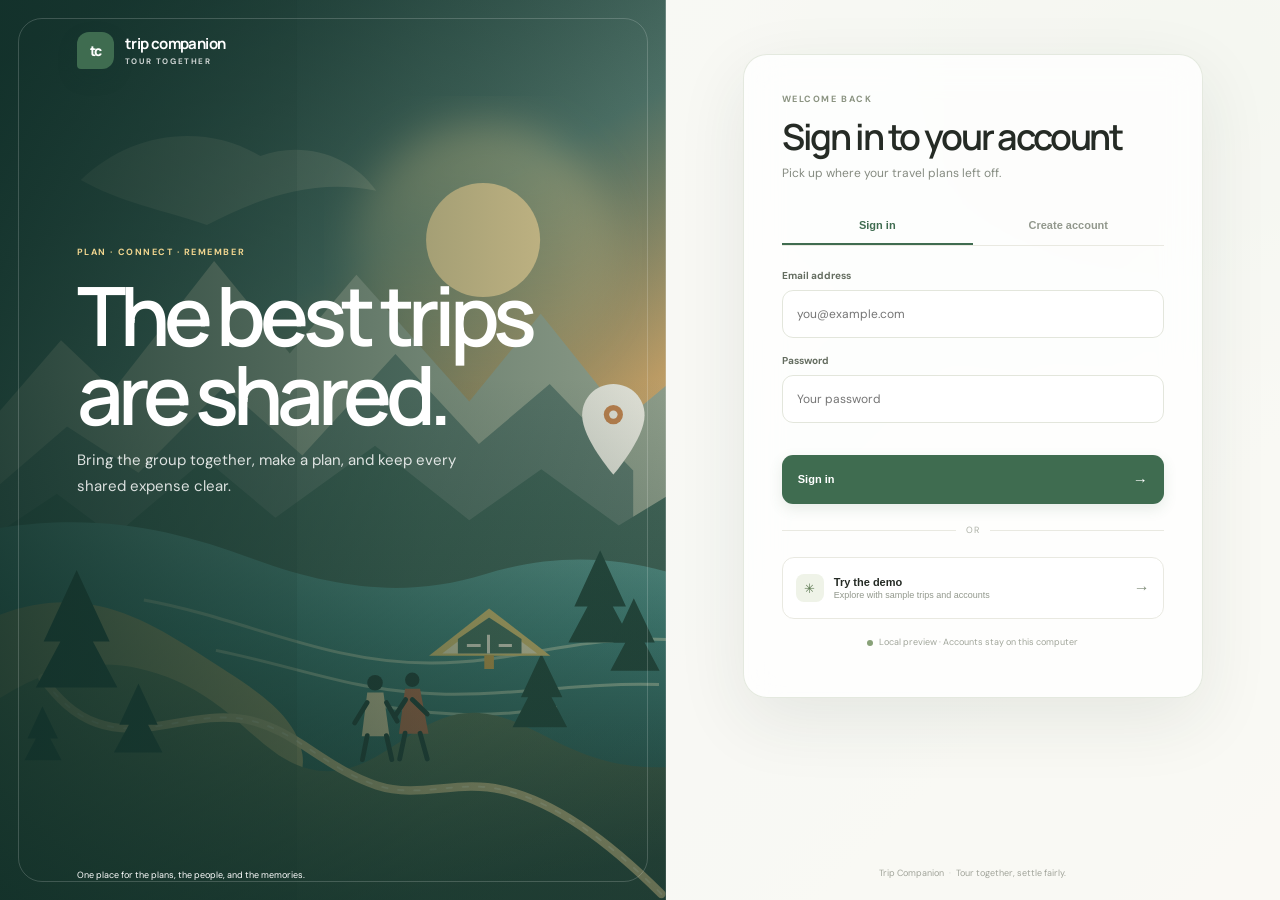
<file: login.html>
<!doctype html>
<html lang="en">
<head>
  <meta charset="utf-8"><meta name="viewport" content="width=device-width,initial-scale=1">
  <meta name="theme-color" content="#faf9f5"><title>Sign in · Trip Companion</title>
  <link rel="stylesheet" href="auth.css">
  <link rel="stylesheet" href="motion.css">
</head>
<body>
  <main class="auth-shell">
    <section class="auth-art">
      <a class="auth-brand" href="/login.html"><span class="brand-mark">tc</span><span>trip companion<small>TOUR TOGETHER</small></span></a>
      <div class="art-copy"><span class="eyebrow">PLAN · CONNECT · REMEMBER</span><h1>The best trips<br>are shared.</h1><p>Bring the group together, make a plan, and keep every shared expense clear.</p></div>
      <div class="landscape"><span class="sun"></span><span class="ridge ridge-back"></span><span class="ridge ridge-front"></span><span class="pin">•</span></div>
      <div class="art-caption">One place for the plans, the people, and the memories.</div>
    </section>
    <section class="auth-side">
      <div class="auth-card">
        <div class="eyebrow" id="formEyebrow">WELCOME BACK</div><h2 id="formTitle">Sign in to your account</h2><p class="auth-intro" id="formIntro">Pick up where your travel plans left off.</p>
        <div class="auth-tabs" id="authTabs"><button class="auth-tab active" type="button" data-mode="login">Sign in</button><button class="auth-tab" type="button" data-mode="signup">Create account</button></div>
        <form id="loginForm" class="auth-form">
          <label>Email address<input name="email" type="email" autocomplete="email" required placeholder="you@example.com"></label>
          <label>Password<input name="password" type="password" autocomplete="current-password" required placeholder="Your password"><button type="button" class="auth-link forgot-link hidden" id="forgotLink">Forgot password?</button></label>
          <div class="auth-error" id="loginError" role="alert"></div>
          <button class="auth-submit" type="submit">Sign in <span>→</span></button>
        </form>
        <form id="signupForm" class="auth-form hidden">
          <label>Your name<input name="name" type="text" autocomplete="name" minlength="2" maxlength="70" required placeholder="How should we call you?"></label>
          <label>Email address<input name="email" type="email" autocomplete="email" maxlength="254" required placeholder="you@example.com"></label>
          <label>Password<input name="password" type="password" autocomplete="new-password" minlength="10" required placeholder="At least 10 characters"></label>
          <div class="auth-error" id="signupError" role="alert"></div>
          <button class="auth-submit" type="submit">Create my account <span>→</span></button>
        </form>
        <form id="forgotForm" class="auth-form hidden">
          <label>Email address<input name="email" type="email" autocomplete="email" required placeholder="you@example.com"></label>
          <div class="auth-error" id="forgotError" role="alert"></div>
          <div class="reset-result hidden" id="resetResult" role="status"></div>
          <button class="auth-submit" type="submit">Create reset link <span>→</span></button>
          <button class="auth-link back-to-login" type="button" id="backToLogin">← Back to sign in</button>
        </form>
        <div class="divider"><span>OR</span></div>
        <button type="button" class="demo-button" id="demoButton"><span class="demo-icon">✳</span><span><b>Try the demo</b><small>Explore with sample trips and accounts</small></span><span class="demo-arrow">→</span></button>
        <p class="local-note"><i></i> Local preview · Accounts stay on this computer</p>
      </div>
      <footer>Trip Companion <span>·</span> Tour together, settle fairly.</footer>
    </section>
  </main>
  <script src="auth.js"></script>
</body>
</html>
</file>
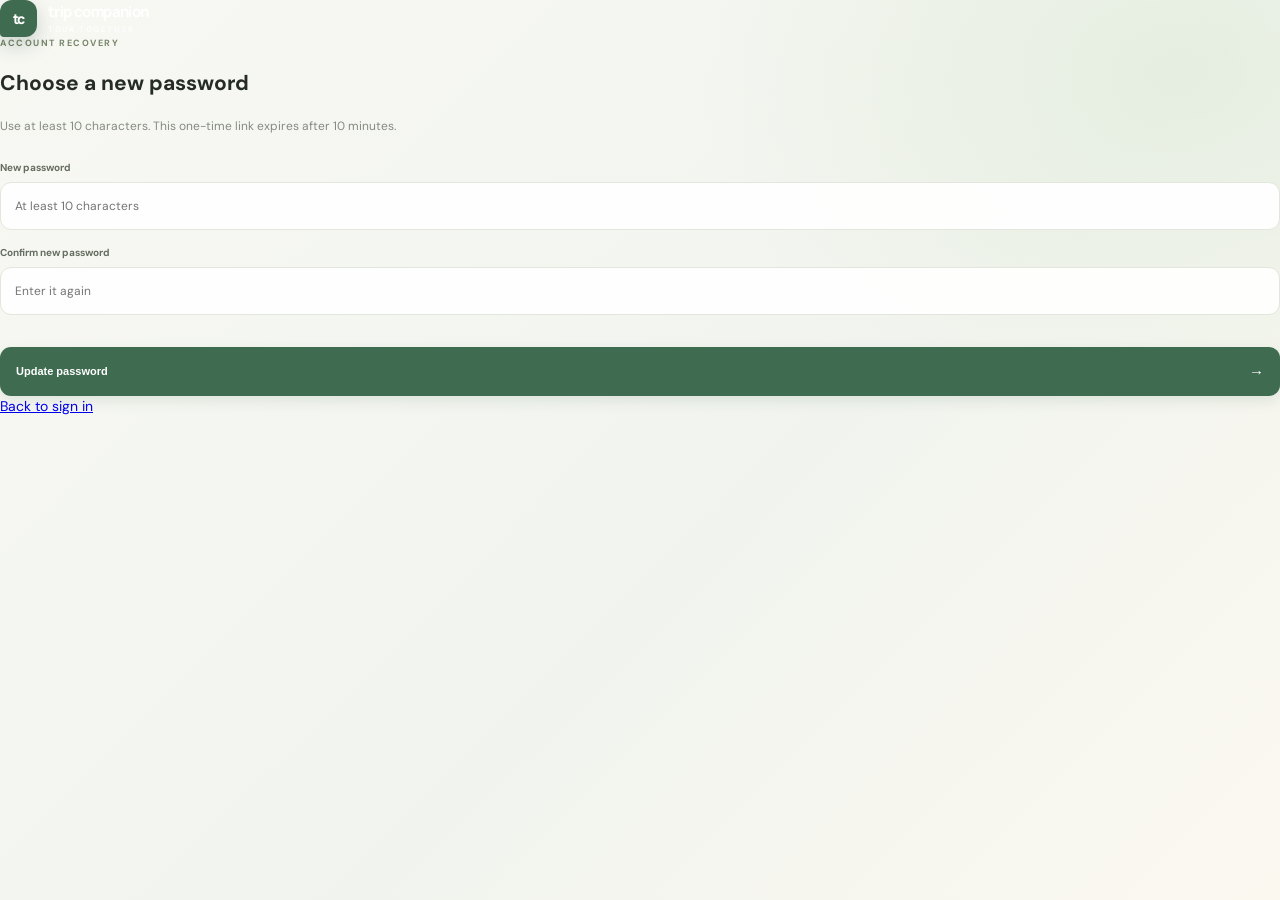
<file: reset-password.html>
<!doctype html>
<html lang="en">
<head>
  <meta charset="utf-8"><meta name="viewport" content="width=device-width,initial-scale=1">
  <meta name="theme-color" content="#faf9f5"><title>Reset password · Trip Companion</title>
  <link rel="stylesheet" href="auth.css">
  <link rel="stylesheet" href="motion.css">
</head>
<body>
  <main class="reset-shell">
    <a class="auth-brand" href="/login.html"><span class="brand-mark">tc</span><span>trip companion<small>TOUR TOGETHER</small></span></a>
    <section class="reset-card">
      <div class="eyebrow">ACCOUNT RECOVERY</div><h1>Choose a new password</h1>
      <p class="auth-intro">Use at least 10 characters. This one-time link expires after 10 minutes.</p>
      <form id="resetForm" class="auth-form">
        <label>New password<input name="password" type="password" autocomplete="new-password" minlength="10" required placeholder="At least 10 characters"></label>
        <label>Confirm new password<input name="confirmPassword" type="password" autocomplete="new-password" minlength="10" required placeholder="Enter it again"></label>
        <div class="auth-error" id="resetError" role="alert"></div>
        <button class="auth-submit" type="submit">Update password <span>→</span></button>
      </form>
      <a class="auth-link" href="/login.html">Back to sign in</a>
    </section>
  </main>
  <script src="reset-password.js"></script>
</body>
</html>
</file>
<file: auth.css>
@import url('https://fonts.googleapis.com/css2?family=DM+Sans:wght@400;500;600;700&family=Manrope:wght@400;500;600;700;800&display=swap');
:root{--green:#3f6c50;--green-dark:#31583f;--ink:#252b25;--muted:#858b81;--line:#e9e9e1;--paper:#faf9f5}*{box-sizing:border-box}body{margin:0;background:var(--paper);color:var(--ink);font:14px/1.5 'DM Sans',Arial,sans-serif}.auth-shell{min-height:100vh;display:grid;grid-template-columns:minmax(360px,1fr) minmax(430px,1fr)}.auth-art{position:relative;overflow:hidden;min-height:100vh;background:#e5ead7;padding:32px clamp(28px,6vw,88px);display:flex;flex-direction:column}.auth-brand{position:relative;z-index:2;display:flex;align-items:center;gap:11px;color:var(--ink);font:700 15px/1.05 Manrope,sans-serif;letter-spacing:-.04em;text-decoration:none}.auth-brand>span:last-child{display:grid;gap:5px}.auth-brand small{font:700 8px/1 'DM Sans',sans-serif;letter-spacing:.2em;color:#818b76}.brand-mark{width:37px;height:37px;border-radius:12px 12px 12px 4px;background:var(--green);color:#fff;display:grid;place-items:center;font:800 14px Manrope,sans-serif;letter-spacing:-.1em}.art-copy{position:relative;z-index:2;margin-top:clamp(90px,17vh,175px);max-width:450px}.eyebrow{font-size:9px;font-weight:700;letter-spacing:.17em;color:#77866b}.art-copy h1{font:600 clamp(43px,6vw,74px)/.99 Manrope,sans-serif;letter-spacing:-.075em;margin:15px 0}.art-copy p{font-size:14px;color:#737c6e;max-width:340px;line-height:1.7}.landscape{position:absolute;bottom:37px;left:0;right:0;height:38vh;min-height:230px;overflow:hidden;background:linear-gradient(160deg,#e5ead7 0%,#d3dec7 54%,#c8d7c0 100%)}.sun{position:absolute;right:24%;top:9%;width:70px;height:70px;background:#f1d39b;border-radius:50%}.ridge{position:absolute;bottom:-80px;width:140%;height:230px;border-radius:50% 50% 0 0/50% 60% 0 0}.ridge-back{left:-20%;background:#8aa17a;transform:rotate(-7deg)}.ridge-front{right:-27%;bottom:-108px;background:#52775c;transform:rotate(8deg)}.pin{position:absolute;right:32%;bottom:113px;width:27px;height:27px;border-radius:50% 50% 50% 4px;transform:rotate(-45deg);display:grid;place-items:center;color:#ce7851;background:#fff;box-shadow:0 6px 16px #31432c33}.art-caption{position:absolute;z-index:2;bottom:18px;left:clamp(28px,6vw,88px);font-size:9px;color:#70806a}.auth-side{min-height:100vh;display:flex;flex-direction:column;align-items:center;justify-content:center;padding:34px 28px 18px}.auth-card{width:min(390px,100%)}.auth-card>.eyebrow{color:#8a9381}.auth-card h2{font:600 27px/1.18 Manrope,sans-serif;letter-spacing:-.055em;margin:9px 0 6px}.auth-intro{font-size:11px;color:var(--muted);margin:0 0 22px}.auth-tabs{display:grid;grid-template-columns:1fr 1fr;border-bottom:1px solid var(--line);margin-bottom:19px}.auth-tab{background:transparent;border:0;border-bottom:2px solid transparent;padding:10px 0;color:#92988d;font-weight:600;font-size:10px}.auth-tab.active{border-color:var(--green);color:var(--green)}.auth-form{display:grid;gap:13px}.auth-form.hidden{display:none}.auth-form label{display:grid;gap:6px;font-size:9px;font-weight:700;color:#646d60}.auth-form input{height:41px;border:1px solid #e3e6dc;border-radius:7px;background:#fff;padding:0 11px;outline:0;font:11px 'DM Sans',sans-serif;color:#333a30}.auth-form input:focus{border-color:#9eb193;box-shadow:0 0 0 3px #58794d12}.auth-submit{height:41px;display:flex;align-items:center;justify-content:space-between;padding:0 13px;border:0;border-radius:7px;background:var(--green);color:white;font-weight:700;font-size:10px;margin-top:2px}.auth-submit:hover{background:var(--green-dark)}.auth-submit span{font-size:15px}.auth-error{min-height:0;color:#ae584a;font-size:9px}.divider{display:flex;align-items:center;gap:10px;color:#adb1a7;font-size:8px;letter-spacing:.13em;margin:18px 0}.divider::before,.divider::after{content:'';height:1px;background:var(--line);flex:1}.demo-button{width:100%;min-height:55px;display:flex;align-items:center;gap:10px;text-align:left;padding:8px 11px;border:1px solid var(--line);background:#fff;border-radius:8px;color:var(--ink)}.demo-button:hover{border-color:#adbea2;background:#fbfcf8}.demo-icon{width:28px;height:28px;background:#eff3e8;border-radius:8px;display:grid;place-items:center;color:#607b55}.demo-button>span:nth-child(2){display:grid;gap:2px;flex:1}.demo-button b{font-size:10px}.demo-button small{font-size:8px;color:#92988c}.demo-arrow{font-size:16px;color:#83907d}.local-note{display:flex;align-items:center;justify-content:center;gap:6px;color:#a0a59a;font-size:8px;margin-top:15px}.local-note i{width:6px;height:6px;border-radius:50%;background:#88a178}.auth-side footer{font-size:8px;color:#a1a49a;margin-top:auto;padding-top:30px}.auth-side footer span{padding:0 3px;color:#c6c8c0}@media(max-width:820px){.auth-shell{grid-template-columns:1fr}.auth-art{display:none}.auth-side{padding:25px 22px}.auth-side footer{margin-top:35px}}

.forgot-link{justify-self:end;text-align:right;color:#2563eb;font-size:8px;line-height:1.2}.auth-link.hidden{display:none}

/* Original Trip Companion sign-in artwork */
.auth-art{background:#315b4c url('assets/login-travel-scene.svg') center 58%/cover no-repeat}
.auth-art::after{content:'';position:absolute;inset:0;background:linear-gradient(90deg,#193b35d9 0%,#21463b87 54%,#294a3b35 100%),linear-gradient(0deg,#1c3d35b8 0%,transparent 44%);pointer-events:none}
.auth-brand,.auth-brand small,.art-copy h1,.art-copy p,.art-caption{color:#fff}
.art-copy .eyebrow{color:#f0d58f}
.auth-brand small{opacity:.78}
.landscape{display:none}
@media(max-width:820px){.auth-art{display:none}}

/* Refined sign-in surface to match the app's premium travel theme. */
body{min-height:100vh;background:
  radial-gradient(ellipse at 92% 8%,rgba(222,234,216,.62),transparent 30rem),
  linear-gradient(135deg,#f8f8f3 0%,#f1f4ee 58%,#fbf8f0 100%)}
.auth-shell{grid-template-columns:minmax(0,1.04fr) minmax(430px,.96fr);background:transparent}
.auth-art{background-position:center 54%;box-shadow:inset -1px 0 rgba(255,255,255,.24)}
.auth-art::before{content:"";position:absolute;inset:18px;border:1px solid rgba(255,255,255,.18);border-radius:24px;z-index:1;pointer-events:none}
.auth-art::after{background:linear-gradient(90deg,rgba(16,47,40,.8),rgba(24,59,48,.35) 64%,rgba(28,65,53,.12)),linear-gradient(0deg,rgba(15,43,36,.52),transparent 58%)}
.brand-mark{box-shadow:0 8px 20px rgba(20,54,43,.2)}
.art-copy{margin-top:clamp(100px,19vh,205px);max-width:540px}
.art-copy h1{max-width:560px;font-size:clamp(48px,6.4vw,86px);line-height:.96;text-wrap:balance}
.art-copy p{font-size:15px;color:rgba(255,255,255,.84);max-width:390px}
.auth-side{position:relative;padding:clamp(32px,6vh,70px) clamp(28px,5vw,88px) 20px;background:rgba(250,250,246,.76)}
.auth-card{width:min(460px,100%);padding:clamp(22px,3vw,38px);border:1px solid rgba(226,231,220,.9);border-radius:24px;background:rgba(255,255,255,.78);box-shadow:0 22px 70px rgba(37,57,43,.09);backdrop-filter:blur(18px)}
.auth-card h2{font-size:clamp(28px,3vw,36px);letter-spacing:-.06em}
.auth-intro{font-size:12px;margin-bottom:25px}
.auth-tabs{margin-bottom:22px}
.auth-tab{font-size:11px;padding:12px 0}
.auth-form{gap:15px}
.auth-form label{font-size:10px;gap:7px}
.auth-form input{height:48px;border-radius:11px;padding:0 14px;font-size:12px;background:rgba(255,255,255,.92)}
.auth-submit{height:49px;border-radius:11px;padding:0 16px;font-size:11px}
.divider{font-size:9px;margin:20px 0}
.demo-button{min-height:62px;border-radius:12px;background:rgba(255,255,255,.82);padding:10px 13px}
.demo-button b{font-size:11px}.demo-button small{font-size:9px}
.local-note{font-size:9px;margin-top:17px}
.auth-side footer{font-size:9px;text-align:center}
@media(max-width:820px){
 .auth-shell{grid-template-columns:1fr}
 .auth-art{display:flex;min-height:250px;padding:24px 26px}
 .auth-art::before{inset:10px;border-radius:19px}
 .art-copy{margin-top:auto;padding-top:22px}
 .art-copy h1{font-size:clamp(35px,8vw,54px);max-width:430px;margin:9px 0}
 .art-copy p{font-size:12px;margin:0}
 .auth-side{min-height:auto;padding:24px 18px 14px;background:transparent}
 .auth-card{padding:23px 20px;border-radius:19px}
 .auth-side footer{margin-top:15px;padding-top:12px}
}
@media(max-width:420px){.auth-art{min-height:220px}.auth-brand{font-size:13px}.auth-card h2{font-size:27px}}
@media(prefers-reduced-motion:reduce){.auth-art,.auth-card{animation:none}}
</file>
<file: motion.css>
/* Subtle motion system: keeps the established palette and lets users opt out. */
:root { --motion-ease: cubic-bezier(.2,.75,.25,1); }
html { scroll-behavior: smooth; }
button, a, .panel, .global-search, .global-result, .place-result, .trip-row, .tour-card, .story-card, .place-photo {
  transition: transform 220ms var(--motion-ease), box-shadow 220ms var(--motion-ease), border-color 180ms ease, background-color 180ms ease, color 180ms ease;
}
button:not(:disabled):active { transform: translateY(1px) scale(.985); }
.btn-primary, .auth-submit { box-shadow: 0 5px 14px #3f6c5020; }
.btn-primary:hover, .auth-submit:hover { box-shadow: 0 9px 22px #3f6c5033; transform: translateY(-2px); }
.panel:hover, .story-card:hover { box-shadow: 0 12px 30px #263b2010; }
.global-search:focus-within { transform: translateY(-1px); box-shadow: 0 0 0 4px #4c765312, 0 8px 20px #263b200b; }
.global-search-results:not([hidden]) { transform-origin: top center; animation: search-panel-in 180ms var(--motion-ease) both; }
.global-result { animation: result-in 220ms var(--motion-ease) both; }
.global-result:nth-child(2) { animation-delay: 20ms; }
.global-result:nth-child(3) { animation-delay: 40ms; }
.global-result:nth-child(4) { animation-delay: 60ms; }
.global-result:hover, .place-result:hover { transform: translateX(3px); }
.page-heading { animation: heading-in 420ms var(--motion-ease) both; }
.hero-card, .trips-hero, .place-hero { animation: hero-in 650ms var(--motion-ease) both; }
.hero-art, .feed-ai-card { background-position: center; }
.hero-art { animation: art-in 900ms var(--motion-ease) both; }
.feed-story-image, .place-photo img, .upcoming-image { transition: transform 550ms var(--motion-ease), filter 350ms ease; }
.feed-story:hover .feed-story-image, .place-photo:hover img { transform: scale(1.025); filter: saturate(1.06); }
.place-photo { overflow: hidden; }
.view.is-changing { animation: view-in 300ms var(--motion-ease) both; }
.motion-item { opacity: 0; transform: translateY(14px); }
.motion-item.motion-visible { animation: reveal-in 520ms var(--motion-ease) both; animation-delay: var(--motion-delay, 0ms); }
.auth-card { animation: auth-in 550ms var(--motion-ease) both; }
.auth-art { background-position: center 58%; animation: auth-art-in 850ms var(--motion-ease) both; }
.auth-art::after { animation: overlay-in 900ms ease both; }
@keyframes search-panel-in { from { opacity: 0; transform: translateY(-7px) scale(.99); } to { opacity: 1; transform: none; } }
@keyframes result-in { from { opacity: 0; transform: translateY(5px); } to { opacity: 1; transform: none; } }
@keyframes heading-in { from { opacity: 0; transform: translateY(9px); } to { opacity: 1; transform: none; } }
@keyframes hero-in { from { opacity: 0; transform: translateY(12px) scale(.995); } to { opacity: 1; transform: none; } }
@keyframes art-in { from { opacity: .7; background-position: center 54%; } to { opacity: 1; background-position: center; } }
@keyframes view-in { from { opacity: .55; } to { opacity: 1; } }
@keyframes reveal-in { to { opacity: 1; transform: none; } }
@keyframes auth-in { from { opacity: 0; transform: translateY(15px); } to { opacity: 1; transform: none; } }
@keyframes auth-art-in { from { background-position: center 65%; } to { background-position: center 58%; } }
@keyframes overlay-in { from { opacity: .65; } to { opacity: 1; } }
@media (prefers-reduced-motion: reduce) {
  *, *::before, *::after { scroll-behavior: auto !important; animation-duration: .01ms !important; animation-iteration-count: 1 !important; transition-duration: .01ms !important; }
  .motion-item { opacity: 1; transform: none; }
}
</file>
